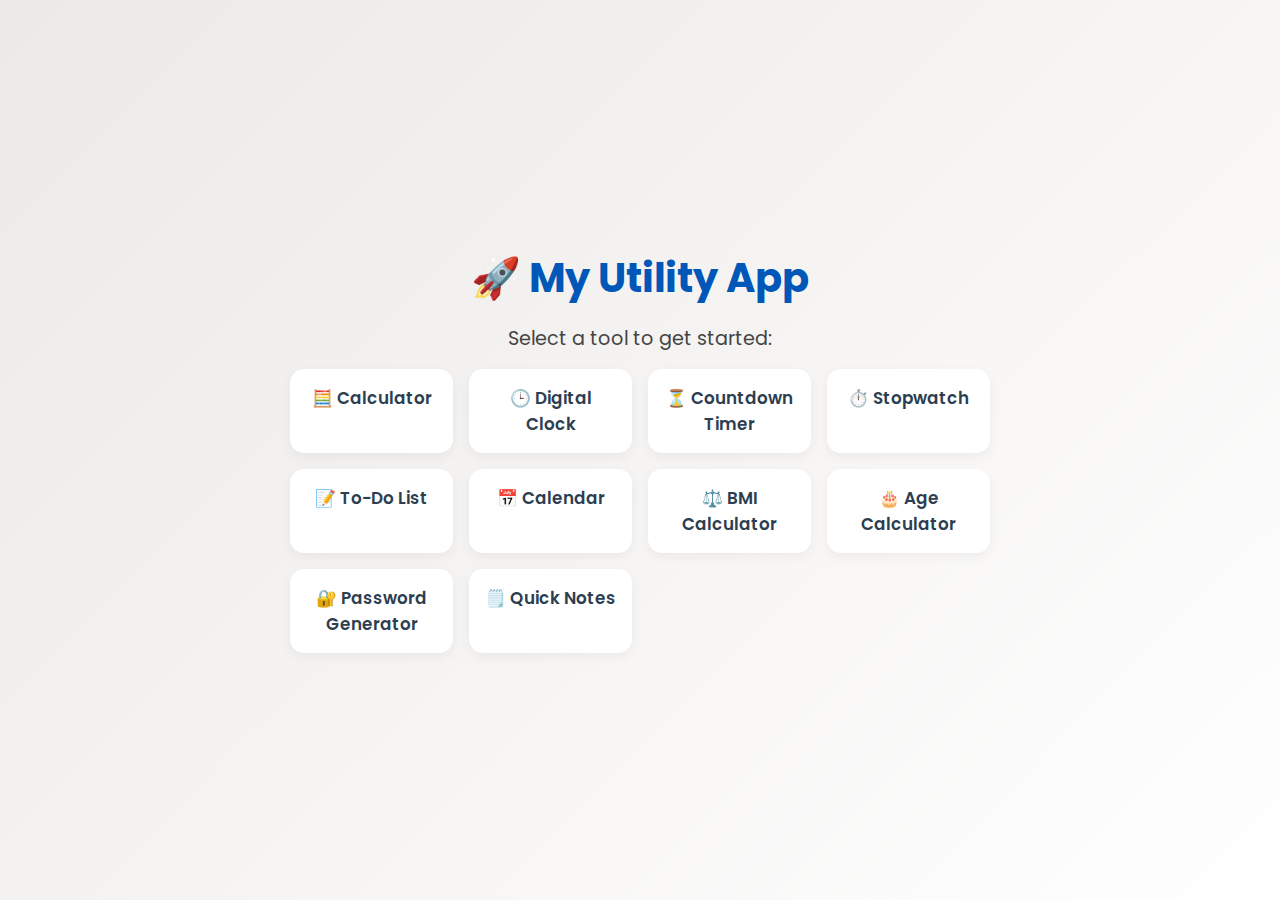
<file: Index.html>
<!DOCTYPE html>
<html lang="en">
<head>
  <meta charset="UTF-8" />
  <title>My Utility App</title>
  <link rel="stylesheet" href="style-index.css" />
  <link href="https://fonts.googleapis.com/css2?family=Poppins:wght@400;600&display=swap" rel="stylesheet" />
  
  <link rel="stylesheet" href="https://cdnjs.cloudflare.com/ajax/libs/font-awesome/6.4.0/css/all.min.css">
    <!-- In your HTML <head> -->
<link href="https://fonts.googleapis.com/css2?family=Poppins:wght@400;600&display=swap" rel="stylesheet">
    <link rel="stylesheet" href="Style.css">
</head>
<body class="home-page">
  <div class="container">
    <h1>🚀 My Utility App</h1>
    <p>Select a tool to get started:</p>

    <div class="tool-grid">
      <a href="Calculator.html" class="tool">🧮 Calculator</a>
      <a href="clock.html" class="tool">🕒 Digital Clock</a>
      <a href="timer.html" class="tool">⏳ Countdown Timer</a>
      <a href="stopwatch.html" class="tool">⏱️ Stopwatch</a>
      <a href="todo.html" class="tool">📝 To-Do List</a>
      <a href="calendar.html" class="tool">📅 Calendar</a>
      <a href="bmi.html" class="tool">⚖️ BMI Calculator</a>
      <a href="age.html" class="tool">🎂 Age Calculator</a>
      <a href="password.html" class="tool">🔐 Password Generator</a>
      <a href="notes.html" class="tool">🗒️ Quick Notes</a>
    </div>
  </div>
</body>
</html>
</file>
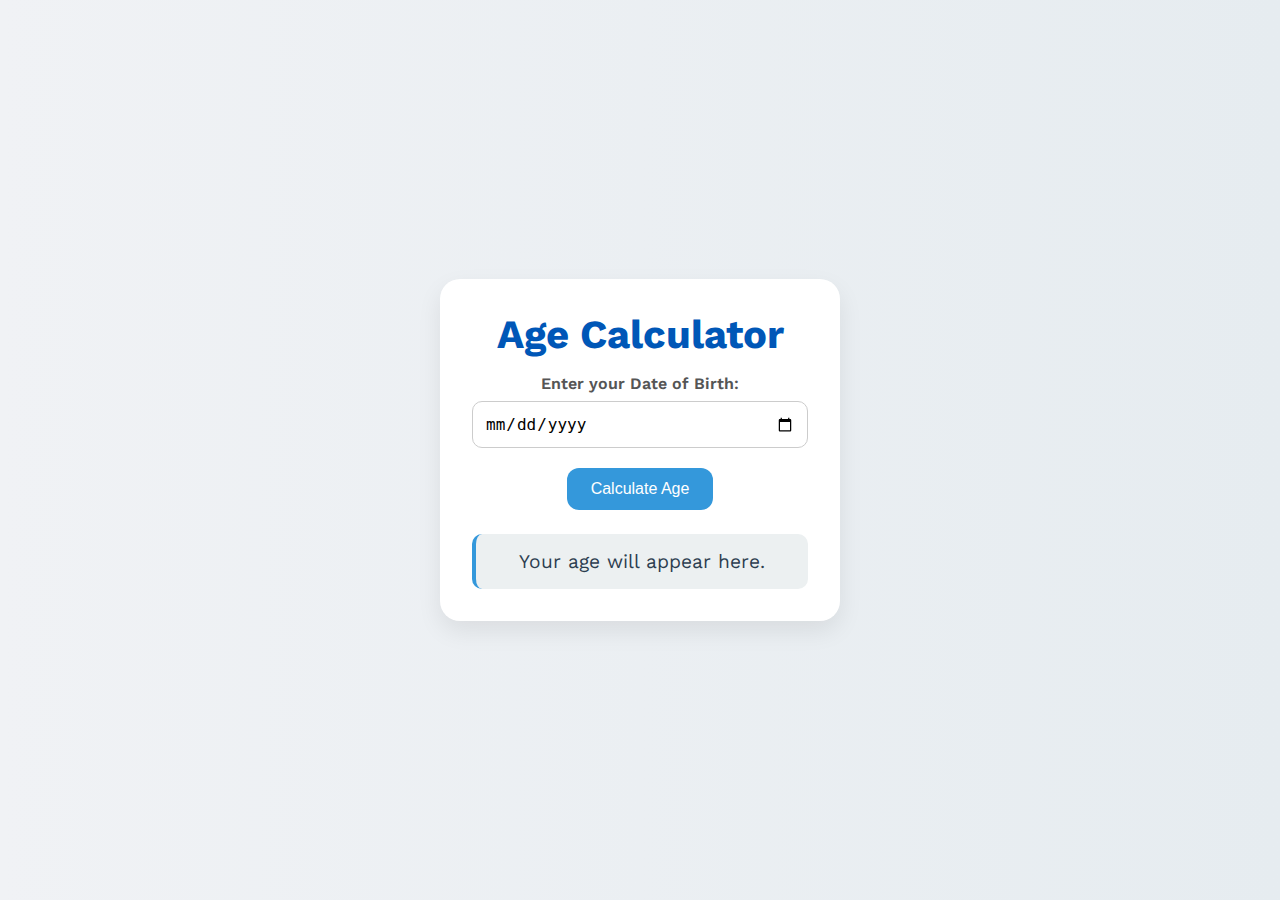
<file: age.html>
<!DOCTYPE html>
<html lang="en">
<head>
  <meta charset="UTF-8">
  <title>Age Calculator</title>
  <link rel="stylesheet" href="style-age.css">
  <link href="https://fonts.googleapis.com/css2?family=Work+Sans:wght@400;600&display=swap" rel="stylesheet">
  
  <link rel="stylesheet" href="https://cdnjs.cloudflare.com/ajax/libs/font-awesome/6.4.0/css/all.min.css">
<!-- In your HTML <head> -->
<link href="https://fonts.googleapis.com/css2?family=Poppins:wght@400;600&display=swap" rel="stylesheet">
<link rel="stylesheet" href="Style.css">
</head>
<body class="age-page">
  <div class="age-container">
    <h1>Age Calculator</h1>
    
    <label for="dob">Enter your Date of Birth:</label>
    <input type="date" id="dob">
    
    <button onclick="calculateAge()">Calculate Age</button>
    
    <div class="result" id="age-result">Your age will appear here.</div>
  </div>

  <script>
    function calculateAge() {
      const dob = new Date(document.getElementById("dob").value);
      if (!dob.getTime()) {
        document.getElementById("age-result").textContent = "Please enter a valid date.";
        return;
      }

      const today = new Date();
      let age = today.getFullYear() - dob.getFullYear();
      const m = today.getMonth() - dob.getMonth();
      if (m < 0 || (m === 0 && today.getDate() < dob.getDate())) {
        age--;
      }

      document.getElementById("age-result").textContent = `You are ${age} year${age !== 1 ? "s" : ""} old.`;
    }
  </script>
</body>
</html>
</file>
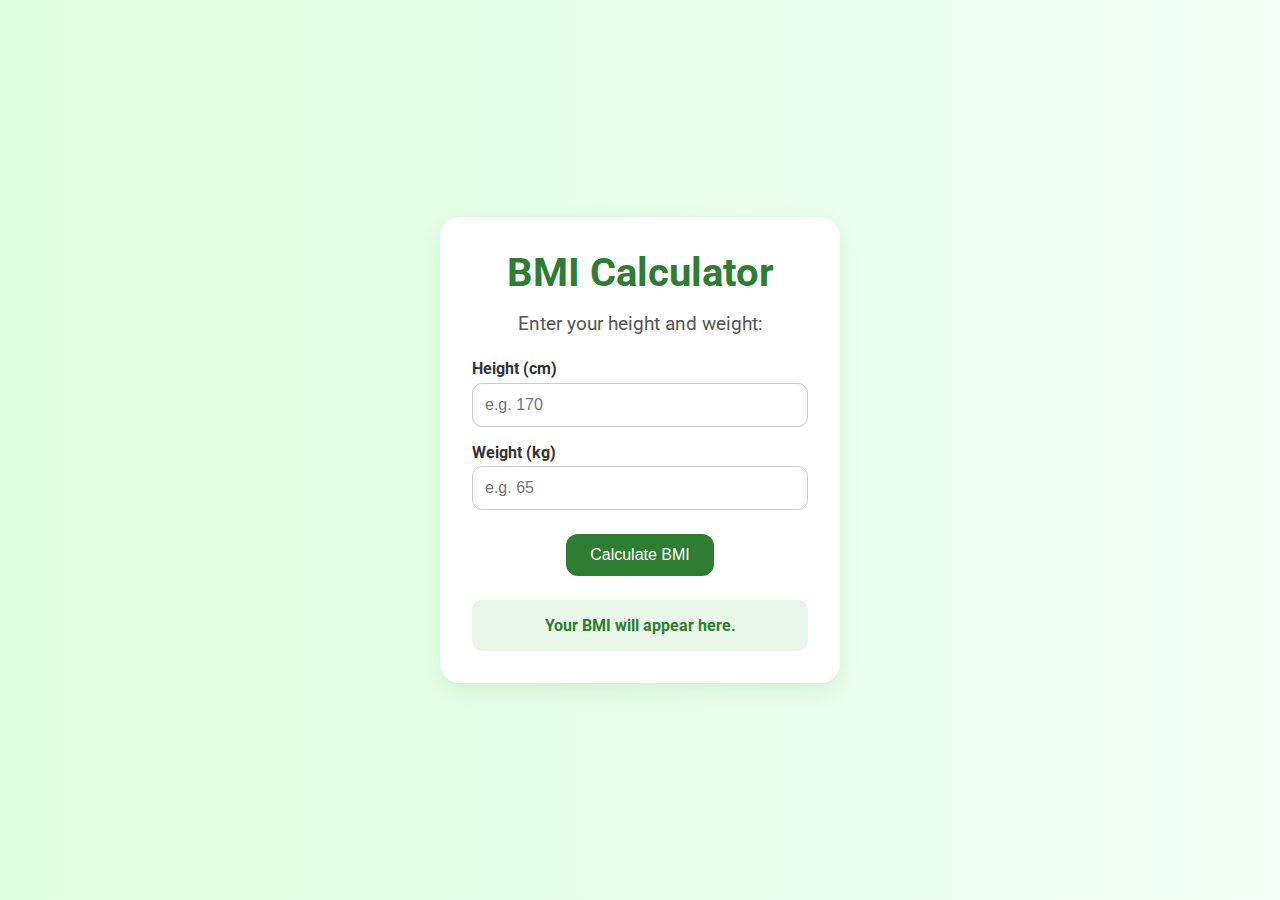
<file: bmi.html>
<!DOCTYPE html>
<html lang="en">
<head>
    <meta charset="UTF-8">
    <title>BMI Calculator</title>
    <link rel="stylesheet" href="style-bmi.css">
    <link href="https://fonts.googleapis.com/css2?family=Roboto:wght@400;700&display=swap" rel="stylesheet">
    
    <link rel="stylesheet" href="https://cdnjs.cloudflare.com/ajax/libs/font-awesome/6.4.0/css/all.min.css">
<!-- In your HTML <head> -->
<link href="https://fonts.googleapis.com/css2?family=Poppins:wght@400;600&display=swap" rel="stylesheet">
<link rel="stylesheet" href="Style.css">
    
</head>

    <script>
document.querySelector("form").addEventListener("submit", function(e) {
  e.preventDefault();
  const height = parseFloat(document.getElementById("height").value) / 100;
  const weight = parseFloat(document.getElementById("weight").value);
  const bmi = (weight / (height * height)).toFixed(1);

  document.getElementById("bmi-result").textContent =
    isNaN(bmi) ? "Please enter valid numbers." : `Your BMI is ${bmi}`;
});
</script>


<body class="bmi-page">
    <div class="bmi-card">
        <h1>BMI Calculator</h1>
        <p>Enter your height and weight:</p>

        <form>
            <label for="height">Height (cm)</label>
            <input type="number" id="height" placeholder="e.g. 170">

            <label for="weight">Weight (kg)</label>
            <input type="number" id="weight" placeholder="e.g. 65">

            <button type="submit">Calculate BMI</button>
        </form>

        <div class="result" id="bmi-result">Your BMI will appear here.</div>
    </div>
</body>
</html>
</file>
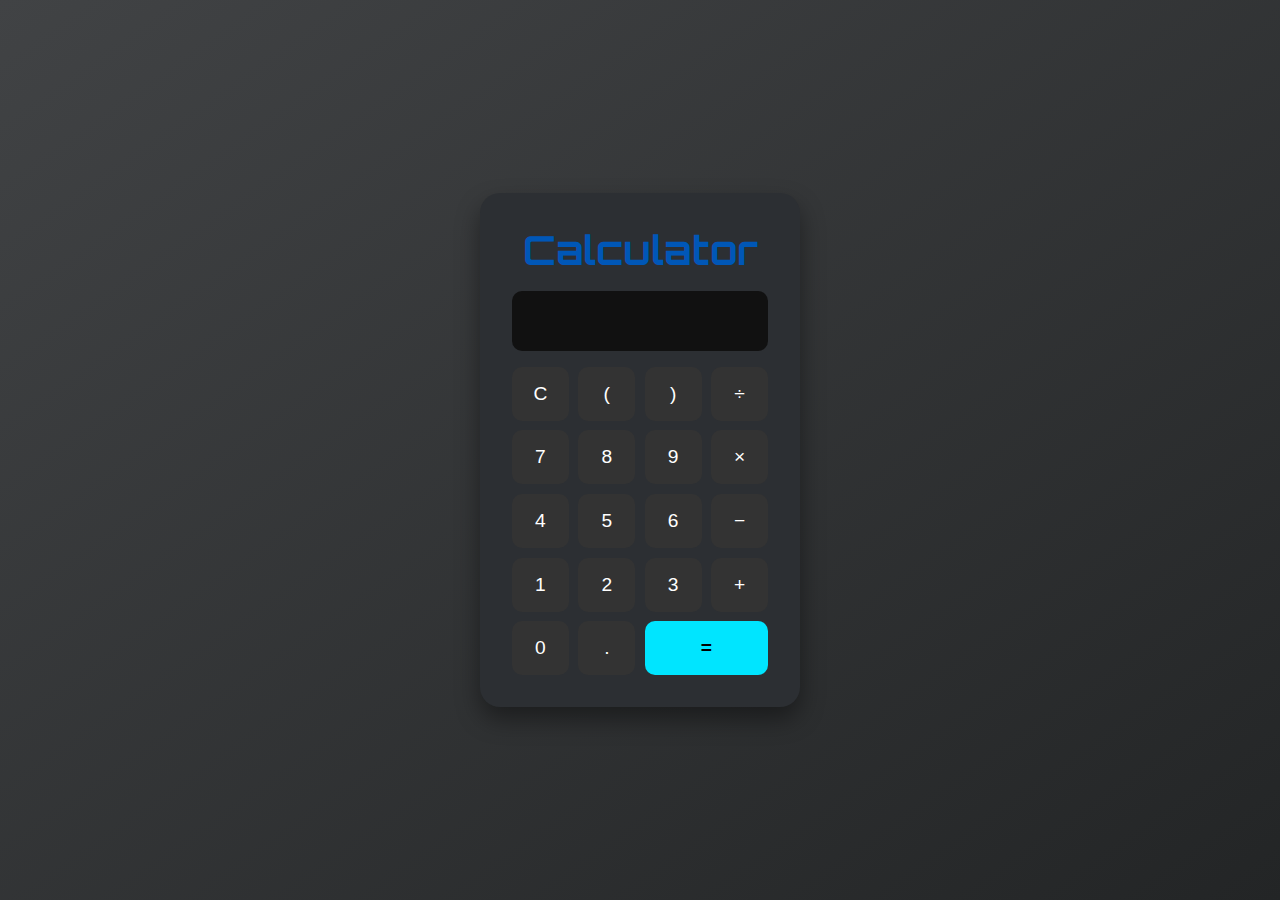
<file: Calculator.html>
<!DOCTYPE html>
<html lang="en">
<head>
  <meta charset="UTF-8" />
  <title>Calculator</title>
  <link rel="stylesheet" href="style-calculator.css" />
  <link href="https://fonts.googleapis.com/css2?family=Orbitron&display=swap" rel="stylesheet">
  
  <link rel="stylesheet" href="https://cdnjs.cloudflare.com/ajax/libs/font-awesome/6.4.0/css/all.min.css">
    <!-- In your HTML <head> -->
<link href="https://fonts.googleapis.com/css2?family=Poppins:wght@400;600&display=swap" rel="stylesheet">
    <link rel="stylesheet" href="Style.css">
    
</head>
<body class="calculator-page">
  <div class="calculator-container">
    <h1>Calculator</h1>
    <input type="text" id="display" disabled />

    <div class="buttons">
      <button onclick="clearDisplay()">C</button>
      <button onclick="appendValue('(')">(</button>
      <button onclick="appendValue(')')">)</button>
      <button onclick="appendValue('/')">÷</button>

      <button onclick="appendValue('7')">7</button>
      <button onclick="appendValue('8')">8</button>
      <button onclick="appendValue('9')">9</button>
      <button onclick="appendValue('*')">×</button>

      <button onclick="appendValue('4')">4</button>
      <button onclick="appendValue('5')">5</button>
      <button onclick="appendValue('6')">6</button>
      <button onclick="appendValue('-')">−</button>

      <button onclick="appendValue('1')">1</button>
      <button onclick="appendValue('2')">2</button>
      <button onclick="appendValue('3')">3</button>
      <button onclick="appendValue('+')">+</button>

      <button onclick="appendValue('0')">0</button>
      <button onclick="appendValue('.')">.</button>
      <button onclick="calculateResult()">=</button>
    </div>
  </div>

  <script>
    const display = document.getElementById('display');

    function appendValue(val) {
      display.value += val;
    }

    function clearDisplay() {
      display.value = '';
    }

    function calculateResult() {
      try {
        display.value = eval(display.value);
      } catch (e) {
        display.value = 'Error';
      }
    }
  </script>
</body>
</html>
</file>
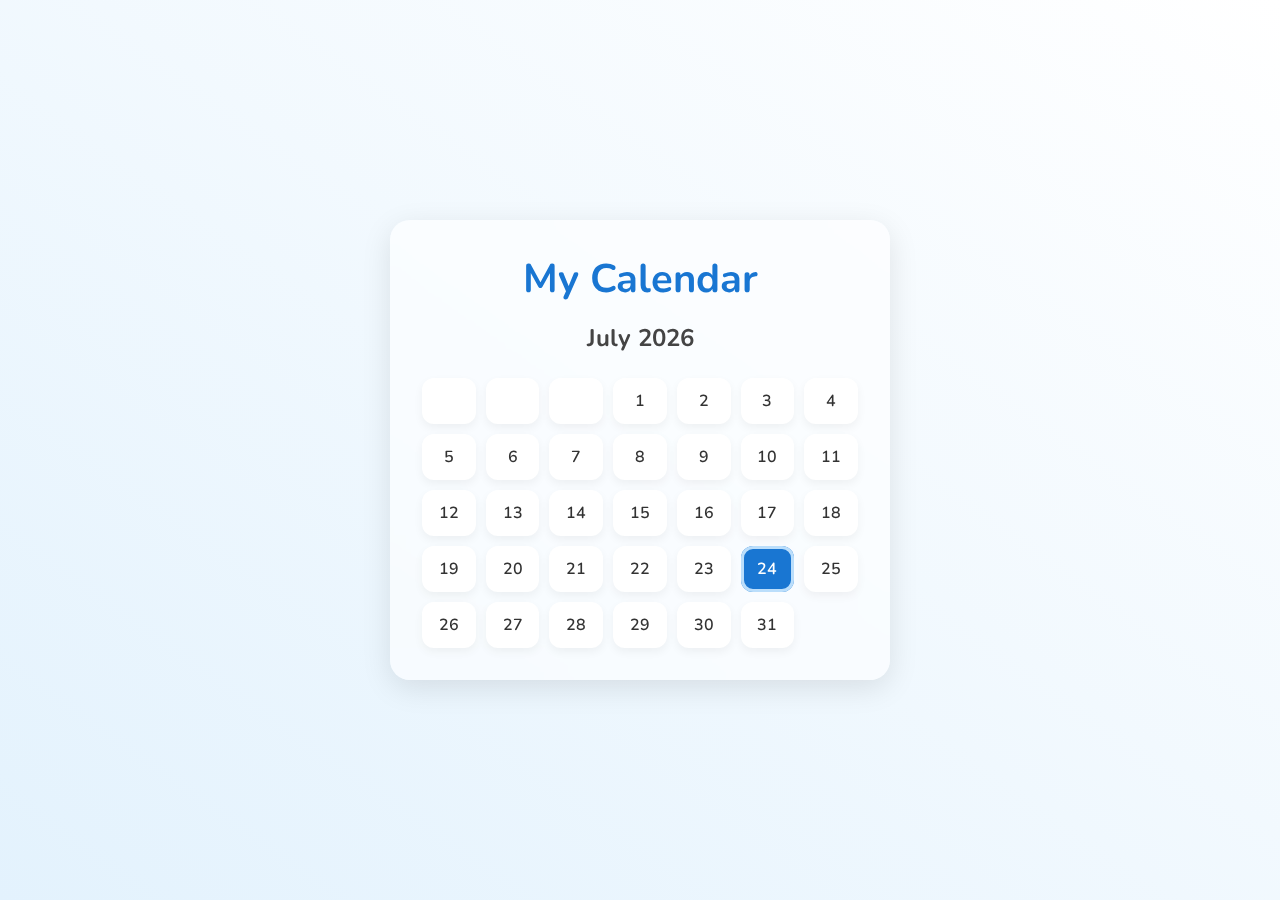
<file: calendar.html>
<!DOCTYPE html>
<html lang="en">
<head>
  <meta charset="UTF-8">
  <title>Calendar</title>
  <link rel="stylesheet" href="style-calendar.css">
  <link href="https://fonts.googleapis.com/css2?family=Nunito:wght@400;700&display=swap" rel="stylesheet">
  <link rel="stylesheet" href="https://cdnjs.cloudflare.com/ajax/libs/font-awesome/6.4.0/css/all.min.css">
<!-- In your HTML <head> -->
<link href="https://fonts.googleapis.com/css2?family=Poppins:wght@400;600&display=swap" rel="stylesheet">
<link rel="stylesheet" href="Style.css">
  
</head>
<body class="calendar-page">
  <div class="calendar-container">
    <h1>My Calendar</h1>
    <div id="calendar"></div>
  </div>

  <script>
    const calendar = document.getElementById('calendar');
    const today = new Date();
    const year = today.getFullYear();
    const month = today.getMonth();

    const monthNames = [
      "January", "February", "March", "April", "May", "June",
      "July", "August", "September", "October", "November", "December"
    ];

    const daysInMonth = new Date(year, month + 1, 0).getDate();
    const firstDay = new Date(year, month, 1).getDay();

    const calendarGrid = document.createElement('div');
    calendarGrid.classList.add('grid');

    for (let i = 0; i < firstDay; i++) {
      const blank = document.createElement('div');
      blank.className = 'blank';
      calendarGrid.appendChild(blank);
    }

    for (let day = 1; day <= daysInMonth; day++) {
      const date = document.createElement('div');
      date.className = 'date';
      date.textContent = day;
      if (day === today.getDate()) {
        date.classList.add('today');
      }
      calendarGrid.appendChild(date);
    }

    const title = document.createElement('h2');
    title.textContent = `${monthNames[month]} ${year}`;
    calendar.prepend(title);
    calendar.appendChild(calendarGrid);
  </script>
</body>
</html>
</file>
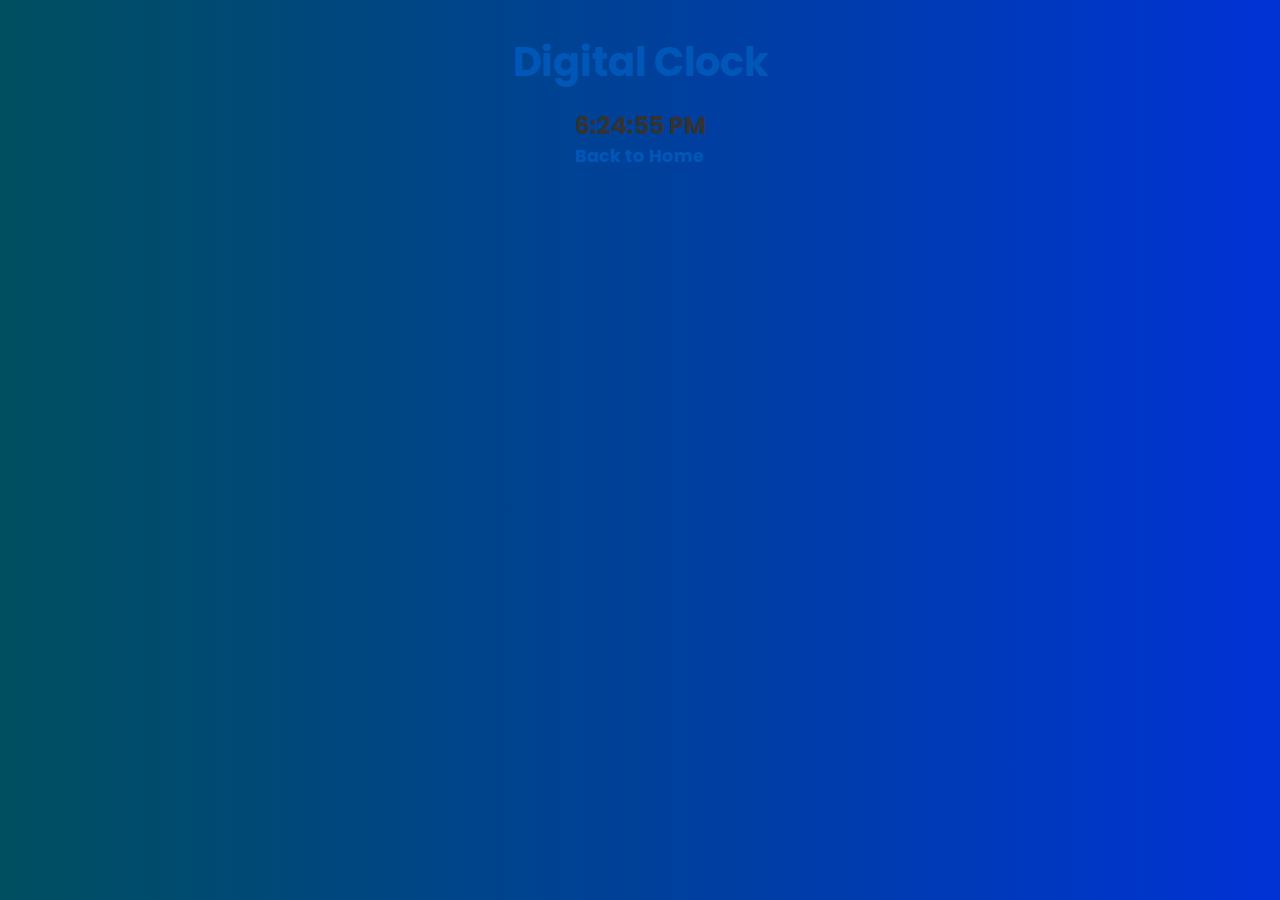
<file: clock.html>
<!DOCTYPE html>
<html lang="en">
<head>
    <meta charset="UTF-8">
    <title>Digital Clock</title>
<!-- In your HTML <head> -->
<link rel="stylesheet" href="https://cdnjs.cloudflare.com/ajax/libs/font-awesome/6.4.0/css/all.min.css">
<!-- In your HTML <head> -->
<link href="https://fonts.googleapis.com/css2?family=Poppins:wght@400;600&display=swap" rel="stylesheet">

<!-- In clock.html -->
<link rel="stylesheet" href="style-clock.css">
    
<link rel="stylesheet" href="Style.css">
    <script>
        function updateClock() {
            const now = new Date();
            const time = now.toLocaleTimeString();
            document.getElementById("clock").textContent = time;
        }

        setInterval(updateClock, 1000);
        window.onload = updateClock;
    </script>
</head>
<body class="clock-page">
    <h1>Digital Clock</h1>
    <h2 id="clock">Loading...</h2>
    <a href="index.html">Back to Home</a>
</body>
</html>
</file>
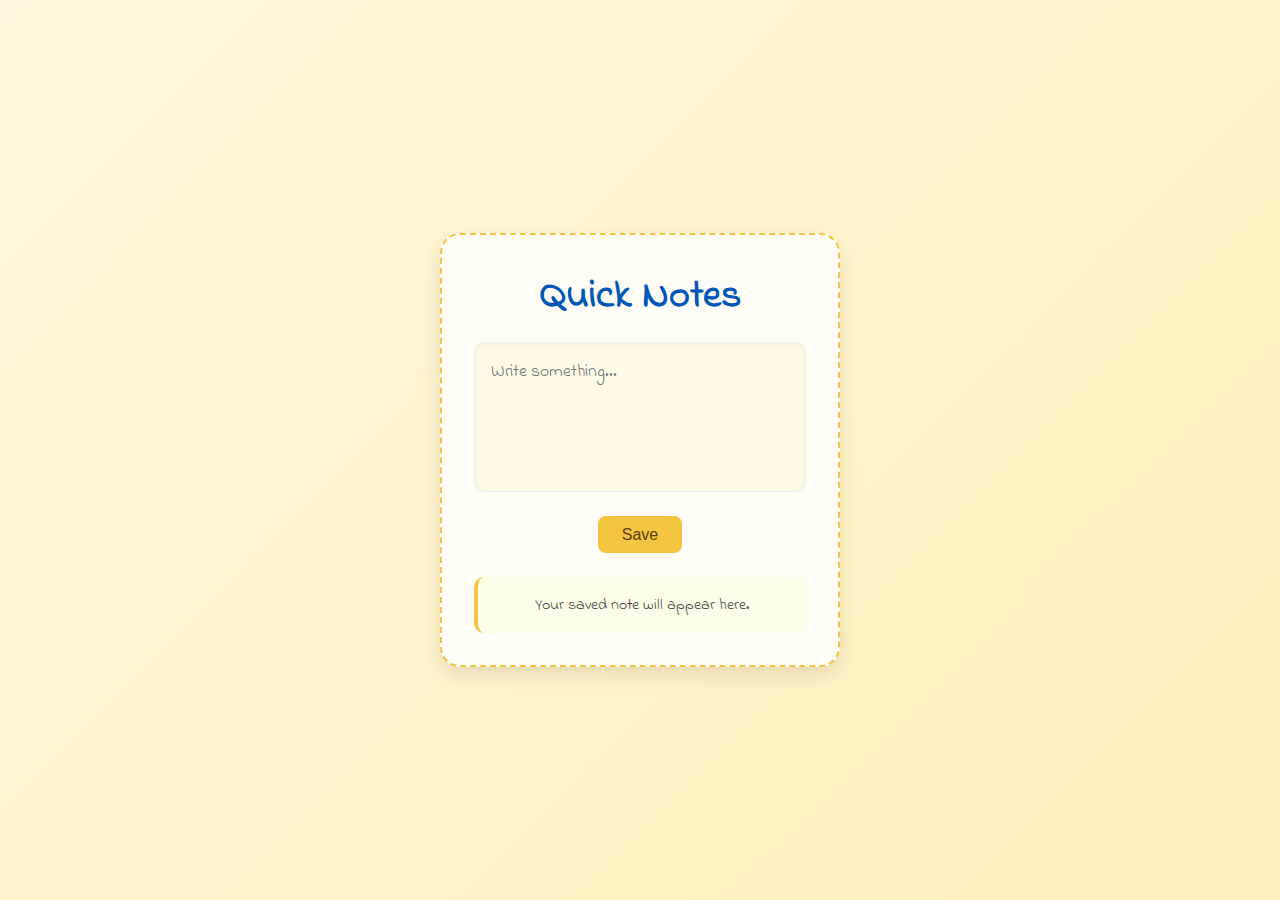
<file: notes.html>
<!DOCTYPE html>
<html lang="en">
<head>
  <meta charset="UTF-8">
  <title>Quick Notes</title>
  <link rel="stylesheet" href="style-notes.css">
  <link href="https://fonts.googleapis.com/css2?family=Indie+Flower&display=swap" rel="stylesheet">
  
  <link rel="stylesheet" href="https://cdnjs.cloudflare.com/ajax/libs/font-awesome/6.4.0/css/all.min.css">
<!-- In your HTML <head> -->
<link href="https://fonts.googleapis.com/css2?family=Poppins:wght@400;600&display=swap" rel="stylesheet">
<link rel="stylesheet" href="Style.css">
</head>
<body class="notes-page">
  <div class="notes-container">
    <h1>Quick Notes</h1>
    <textarea id="note" placeholder="Write something..."></textarea>
    <button onclick="saveNote()">Save</button>
    <div class="saved-note" id="saved-note">Your saved note will appear here.</div>
  </div>

  <script>
    function saveNote() {
      const content = document.getElementById("note").value;
      document.getElementById("saved-note").textContent = content || "Nothing saved.";
    }
  </script>
</body>
</html>
</file>
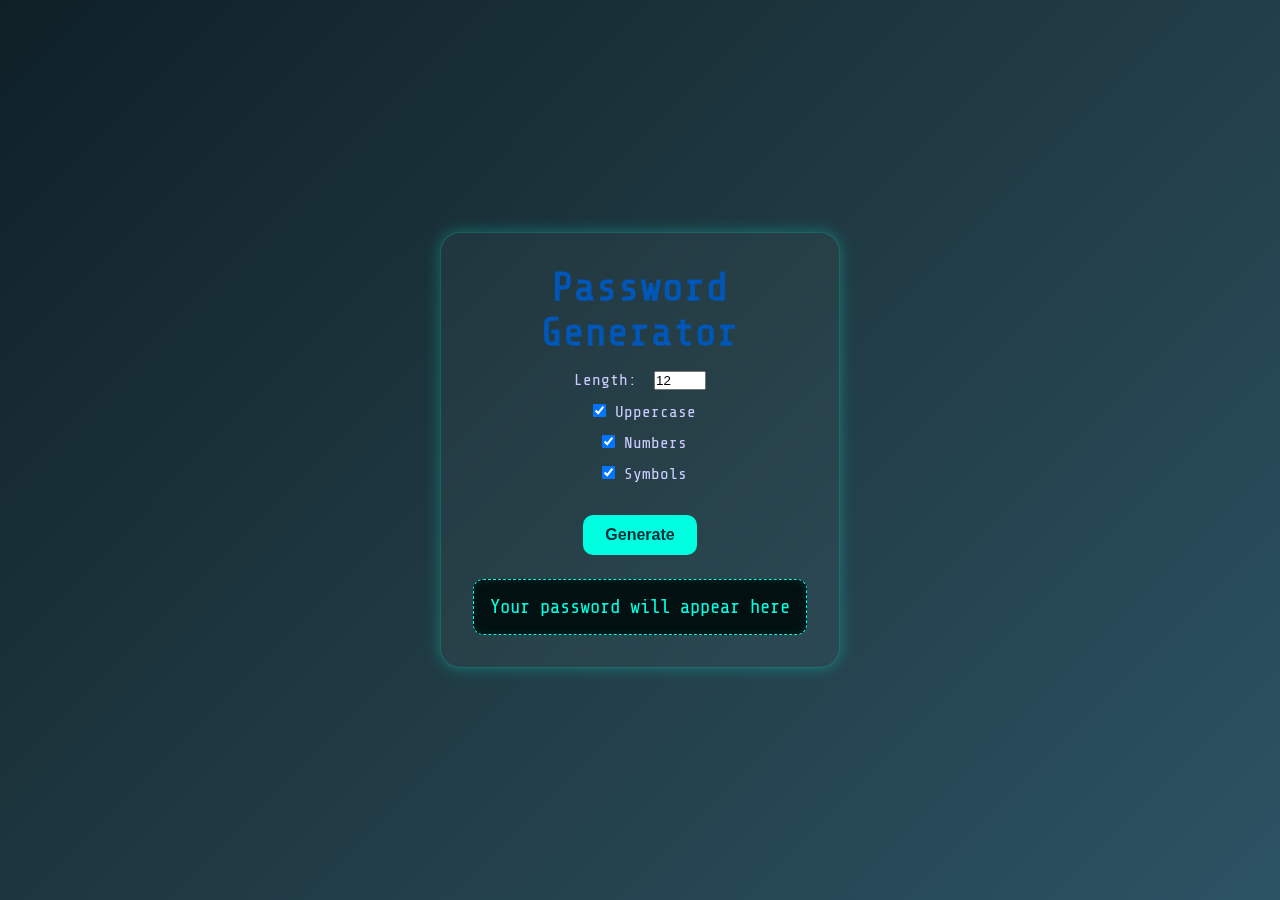
<file: password.html>
<!DOCTYPE html>
<html lang="en">
<head>
  <meta charset="UTF-8">
  <title>Password Generator</title>
  <link rel="stylesheet" href="style-password.css">
  <link href="https://fonts.googleapis.com/css2?family=Share+Tech+Mono&display=swap" rel="stylesheet">
  
  <link rel="stylesheet" href="https://cdnjs.cloudflare.com/ajax/libs/font-awesome/6.4.0/css/all.min.css">
<!-- In your HTML <head> -->
<link href="https://fonts.googleapis.com/css2?family=Poppins:wght@400;600&display=swap" rel="stylesheet">
<link rel="stylesheet" href="Style.css">
</head>
<body class="password-page">
  <div class="password-container">
    <h1>Password Generator</h1>
    <div class="controls">
      <label>Length: 
        <input type="number" id="length" value="12" min="4" max="32">
      </label>
      <label><input type="checkbox" id="uppercase" checked> Uppercase</label>
      <label><input type="checkbox" id="numbers" checked> Numbers</label>
      <label><input type="checkbox" id="symbols" checked> Symbols</label>
      <button onclick="generatePassword()">Generate</button>
    </div>
    <div class="output" id="password-output">Your password will appear here</div>
  </div>

  <script>
    function generatePassword() {
      const length = document.getElementById('length').value;
      const useUpper = document.getElementById('uppercase').checked;
      const useNumbers = document.getElementById('numbers').checked;
      const useSymbols = document.getElementById('symbols').checked;

      let chars = "abcdefghijklmnopqrstuvwxyz";
      if (useUpper) chars += "ABCDEFGHIJKLMNOPQRSTUVWXYZ";
      if (useNumbers) chars += "0123456789";
      if (useSymbols) chars += "!@#$%^&*()_+=-{}[]";

      let password = "";
      for (let i = 0; i < length; i++) {
        password += chars.charAt(Math.floor(Math.random() * chars.length));
      }

      document.getElementById('password-output').textContent = password;
    }
  </script>
</body>
</html>
</file>
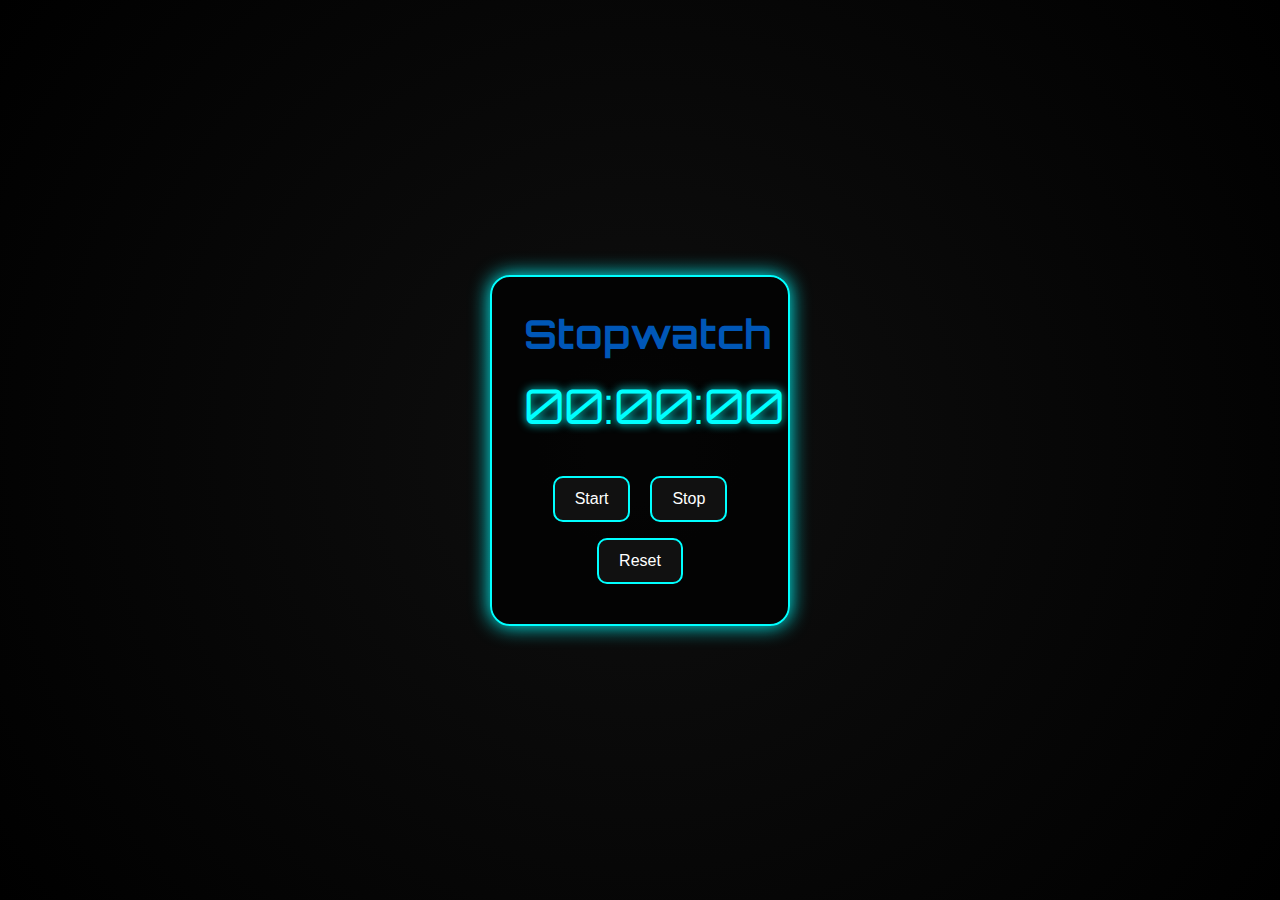
<file: stopwatch.html>
<!DOCTYPE html>
<html lang="en">
<head>
  <meta charset="UTF-8">
  <title>Stopwatch</title>
  <link rel="stylesheet" href="style-stopwatch.css">
  <link href="https://fonts.googleapis.com/css2?family=Orbitron:wght@500&display=swap" rel="stylesheet">
  
  <link rel="stylesheet" href="https://cdnjs.cloudflare.com/ajax/libs/font-awesome/6.4.0/css/all.min.css">
<!-- In your HTML <head> -->
<link href="https://fonts.googleapis.com/css2?family=Poppins:wght@400;600&display=swap" rel="stylesheet">
<link rel="stylesheet" href="Style.css">
</head>
<body class="stopwatch-page">
  <div class="stopwatch-container">
    <h1>Stopwatch</h1>
    <div class="display" id="display">00:00:00</div>
    <div class="controls">
      <button id="start">Start</button>
      <button id="stop">Stop</button>
      <button id="reset">Reset</button>
    </div>
  </div>

  <script>
    // Basic Stopwatch Functionality
    let startTime, interval;
    const display = document.getElementById("display");

    function updateDisplay() {
      const elapsed = Date.now() - startTime;
      const seconds = Math.floor((elapsed / 1000) % 60).toString().padStart(2, "0");
      const minutes = Math.floor((elapsed / (1000 * 60)) % 60).toString().padStart(2, "0");
      const hours = Math.floor(elapsed / (1000 * 60 * 60)).toString().padStart(2, "0");
      display.textContent = `${hours}:${minutes}:${seconds}`;
    }

    document.getElementById("start").onclick = () => {
      if (!interval) {
        startTime = Date.now() - (interval ? Date.now() - startTime : 0);
        interval = setInterval(updateDisplay, 1000);
      }
    };

    document.getElementById("stop").onclick = () => {
      clearInterval(interval);
      interval = null;
    };

    document.getElementById("reset").onclick = () => {
      clearInterval(interval);
      interval = null;
      display.textContent = "00:00:00";
    };
  </script>
</body>
</html>
</file>
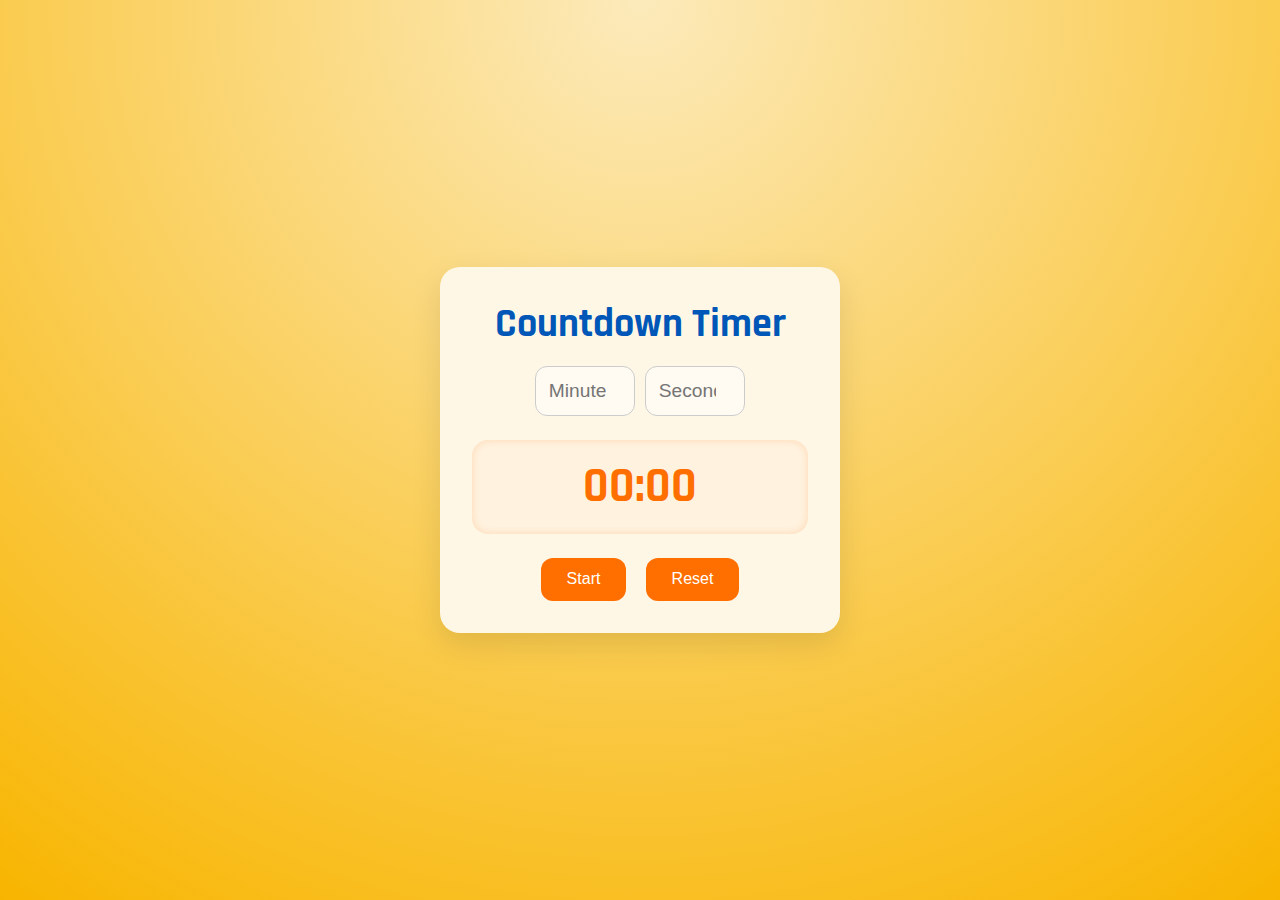
<file: timer.html>
<!DOCTYPE html>
<html lang="en">
<head>
  <meta charset="UTF-8">
  <title>Countdown Timer</title>
  <link rel="stylesheet" href="style-timer.css">
  <link href="https://fonts.googleapis.com/css2?family=Rajdhani:wght@600&display=swap" rel="stylesheet">
  
  <link rel="stylesheet" href="https://cdnjs.cloudflare.com/ajax/libs/font-awesome/6.4.0/css/all.min.css">
<!-- In your HTML <head> -->
<link href="https://fonts.googleapis.com/css2?family=Poppins:wght@400;600&display=swap" rel="stylesheet">
<link rel="stylesheet" href="Style.css">
</head>
<body class="timer-page">
  <div class="timer-container">
    <h1>Countdown Timer</h1>

    <div class="input-group">
      <input type="number" id="minutes" placeholder="Minutes" min="0">
      <input type="number" id="seconds" placeholder="Seconds" min="0" max="59">
    </div>

    <div class="countdown-display" id="display">00:00</div>

    <div class="buttons">
      <button onclick="startTimer()">Start</button>
      <button onclick="resetTimer()">Reset</button>
    </div>
  </div>

  <script>
    let timer;
    let totalTime = 0;

    function startTimer() {
      const mins = parseInt(document.getElementById('minutes').value) || 0;
      const secs = parseInt(document.getElementById('seconds').value) || 0;
      totalTime = mins * 60 + secs;

      if (totalTime <= 0) return;

      clearInterval(timer);
      updateDisplay();

      timer = setInterval(() => {
        totalTime--;
        if (totalTime <= 0) {
          clearInterval(timer);
        }
        updateDisplay();
      }, 1000);
    }

    function updateDisplay() {
      const mins = String(Math.floor(totalTime / 60)).padStart(2, '0');
      const secs = String(totalTime % 60).padStart(2, '0');
      document.getElementById('display').textContent = `${mins}:${secs}`;
    }

    function resetTimer() {
      clearInterval(timer);
      totalTime = 0;
      document.getElementById('display').textContent = "00:00";
    }
  </script>
</body>
</html>
</file>
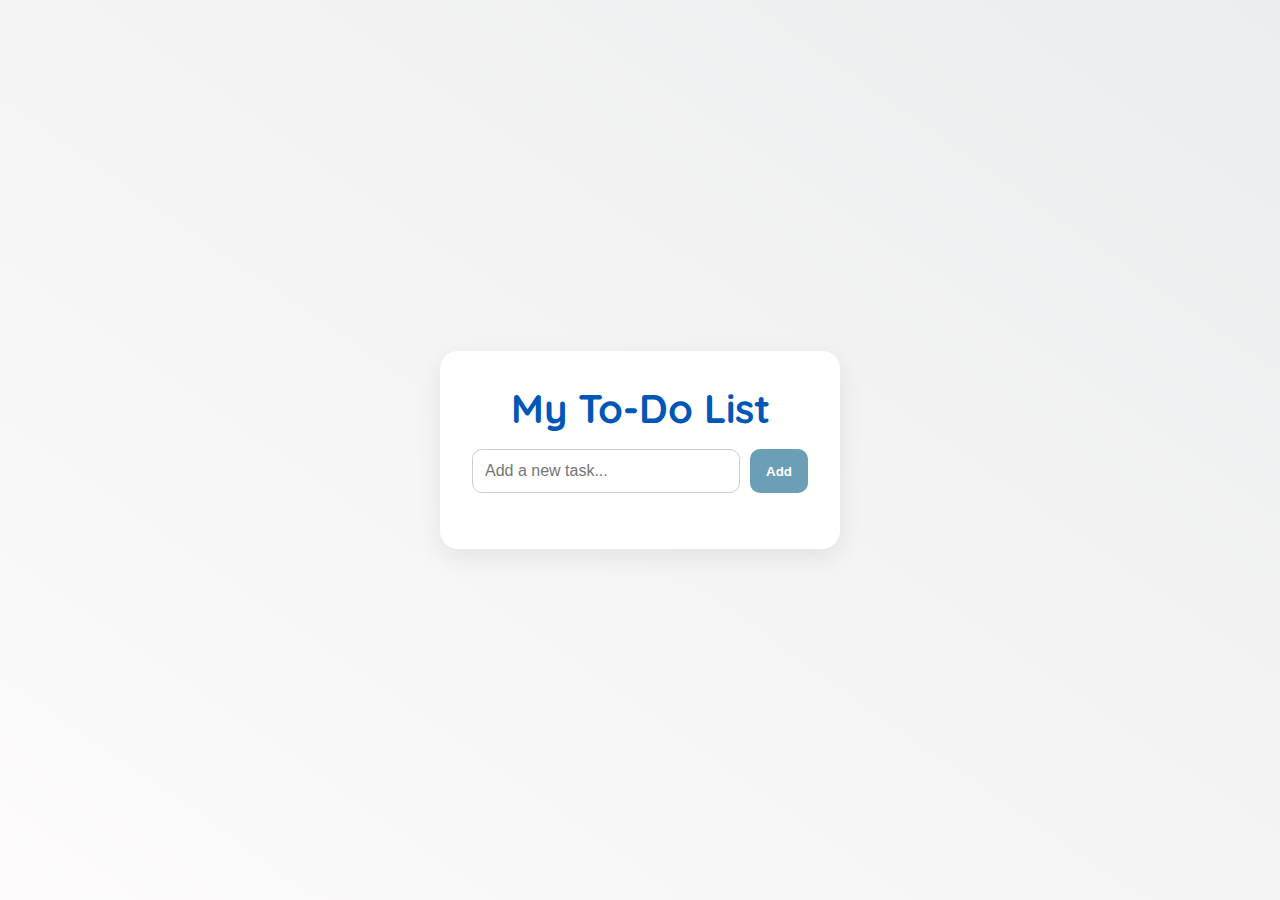
<file: todo.html>
<!DOCTYPE html>
<html lang="en">
<head>
  <meta charset="UTF-8">
  <title>To-Do List</title>
  <link rel="stylesheet" href="style-todo.css">
  <link href="https://fonts.googleapis.com/css2?family=Quicksand:wght@400;600&display=swap" rel="stylesheet">
  
  <link rel="stylesheet" href="https://cdnjs.cloudflare.com/ajax/libs/font-awesome/6.4.0/css/all.min.css">
<!-- In your HTML <head> -->
<link href="https://fonts.googleapis.com/css2?family=Poppins:wght@400;600&display=swap" rel="stylesheet">
<link rel="stylesheet" href="Style.css">
</head>
<body class="todo-page">
  <div class="todo-container">
    <h1>My To-Do List</h1>
    
    <form id="todo-form">
      <input type="text" id="todo-input" placeholder="Add a new task..." required>
      <button type="submit">Add</button>
    </form>

    <ul id="todo-list"></ul>
  </div>

  <script>
    const form = document.getElementById('todo-form');
    const input = document.getElementById('todo-input');
    const list = document.getElementById('todo-list');

    form.addEventListener('submit', function(e) {
      e.preventDefault();
      const task = input.value.trim();
      if (task) {
        const li = document.createElement('li');
        li.innerHTML = `<label><input type="checkbox"> <span>${task}</span></label> <button class="delete">✕</button>`;
        list.appendChild(li);
        input.value = '';
      }
    });

    list.addEventListener('click', function(e) {
      if (e.target.tagName === 'BUTTON') {
        e.target.parentElement.remove();
      }
    });
  </script>
</body>
</html>
</file>
<file: style-clock.css>
.clock-page {
  background: linear-gradient(to right, #004f5f, #0032D5);
}
</file>
<file: style-index.css>
/* Reset */
* {
  margin: 0;
  padding: 0;
  box-sizing: border-box;
}

body.home-page {
  font-family: 'Poppins', sans-serif;
  background: linear-gradient(135deg, #ece9e6, #ffffff);
  color: #2c3e50;
  display: flex;
  align-items: center;
  justify-content: center;
  min-height: 100vh;
  padding: 2rem;
}

.container {
  max-width: 700px;
  width: 100%;
  text-align: center;
}

h1 {
  font-size: 2.5rem;
  color: #2c3e50;
  margin-bottom: 0.5rem;
}

p {
  font-size: 1.1rem;
  color: #555;
  margin-bottom: 2rem;
}

/* Grid Layout */
.tool-grid {
  display: grid;
  grid-template-columns: repeat(auto-fit, minmax(150px, 1fr));
  gap: 1rem;
}

.tool {
  background: #ffffff;
  padding: 1rem;
  border-radius: 14px;
  text-decoration: none;
  color: #2c3e50;
  font-weight: 600;
  font-size: 1.05rem;
  box-shadow: 0 4px 12px rgba(0, 0, 0, 0.05);
  transition: transform 0.2s ease, background-color 0.3s;
}

.tool:hover {
  background-color: #e3f2fd;
  transform: translateY(-4px);
}
</file>
<file: Style.css>
/* Reset some default styles */
* {
  margin: 0;
  padding: 0;
  box-sizing: border-box;
}

body {
  font-family: 'Segoe UI', Tahoma, Geneva, Verdana, sans-serif;
  background: linear-gradient(135deg, #f0f4ff, #e6f7ff);
  color: #333;
  padding: 2rem;
  display: flex;
  flex-direction: column;
  align-items: center;
  min-height: 100vh;
}

body {
  font-family: 'Poppins', sans-serif;
}

h1 {
  font-size: 2.5rem;
  color: #0057b7;
  margin-bottom: 1rem;
}

p {
  font-size: 1.2rem;
  margin-bottom: 1rem;
  color: #444;
}

ul {
  list-style: none;
  padding: 0;
  width: 100%;
  max-width: 500px;
}

li {
  background-color: #ffffff;
  margin: 0.5rem 0;
  padding: 1rem;
  border-radius: 12px;
  box-shadow: 0 4px 10px rgba(0, 0, 0, 0.08);
  transition: transform 0.2s ease, box-shadow 0.3s ease;
  background: rgba(255, 255, 255, 0.4); 
  backdrop-filter: blur(10px);
  border: 1px solid rgba(255, 255, 255, 0.3);
}

li:hover {
  transform: scale(1.02);
  box-shadow: 0 8px 20px rgba(0, 0, 0, 0.1);
}

a {
  text-decoration: none;
  color: #0057b7;
  font-weight: bold;
  font-size: 1.1rem;
  display: block;
  transition: color 0.2s ease;
  transition: all 0.3s ease;
}

a:hover {
  color: #003a80;
}

a {
  transition: all 0.3s ease;
}

li:hover {
  transform: scale(1.02);
}

@media (max-width: 600px) {
  body {
    padding: 1rem;
  }

  ul {
    width: 100%;
  }

  li {
    padding: 0.8rem;
  }

  h1 {
    font-size: 2rem;
  }
}

body {
  background: url('background.svg') no-repeat center center fixed;
  background-size: cover;
}
</file>
<file: style-age.css>
/* Reset */
* {
  margin: 0;
  padding: 0;
  box-sizing: border-box;
}

body.age-page {
  font-family: 'Work Sans', sans-serif;
  background: linear-gradient(to right, #f0f2f5, #e6ecf0);
  display: flex;
  align-items: center;
  justify-content: center;
  height: 100vh;
  padding: 2rem;
}

.age-container {
  background-color: #ffffff;
  padding: 2rem;
  border-radius: 20px;
  box-shadow: 0 10px 25px rgba(0, 0, 0, 0.08);
  text-align: center;
  max-width: 400px;
  width: 100%;
}

h1 {
  font-size: 2rem;
  color: #2c3e50;
  margin-bottom: 1.5rem;
}

label {
  font-weight: 600;
  color: #555;
  display: block;
  margin-bottom: 0.5rem;
}

input[type="date"] {
  padding: 0.75rem;
  border-radius: 10px;
  border: 1px solid #ccc;
  font-size: 1rem;
  width: 100%;
  margin-bottom: 1.2rem;
}

button {
  background-color: #3498db;
  color: #fff;
  padding: 0.75rem 1.5rem;
  border: none;
  border-radius: 12px;
  font-size: 1rem;
  cursor: pointer;
  transition: background 0.3s ease;
}

button:hover {
  background-color: #2980b9;
}

.result {
  margin-top: 1.5rem;
  font-size: 1.2rem;
  color: #2c3e50;
  background: #ecf0f1;
  padding: 1rem;
  border-radius: 10px;
  border-left: 4px solid #3498db;
}
</file>
<file: style-bmi.css>
/* Reset */
* {
  margin: 0;
  padding: 0;
  box-sizing: border-box;
}

body.bmi-page {
  font-family: 'Roboto', sans-serif;
  background: linear-gradient(to right, #e0ffe0, #f0fff5);
  min-height: 100vh;
  display: flex;
  align-items: center;
  justify-content: center;
  padding: 2rem;
}

/* Card Container */
.bmi-card {
  background: #ffffff;
  padding: 2rem;
  border-radius: 20px;
  box-shadow: 0 8px 24px rgba(0, 100, 0, 0.1);
  max-width: 400px;
  width: 100%;
  text-align: center;
}

/* Headings & Text */
.bmi-card h1 {
  color: #2e7d32;
  margin-bottom: 1rem;
}

.bmi-card p {
  color: #555;
  margin-bottom: 1.5rem;
}

/* Form Inputs */
.bmi-card label {
  display: block;
  text-align: left;
  margin: 1rem 0 0.3rem;
  font-weight: bold;
  color: #333;
}

.bmi-card input {
  width: 100%;
  padding: 0.75rem;
  border: 1px solid #ccc;
  border-radius: 10px;
  font-size: 1rem;
}

/* Button */
.bmi-card button {
  margin-top: 1.5rem;
  padding: 0.75rem 1.5rem;
  background-color: #2e7d32;
  color: white;
  border: none;
  border-radius: 12px;
  font-size: 1rem;
  cursor: pointer;
  transition: background 0.3s ease;
}

.bmi-card button:hover {
  background-color: #1b5e20;
}

/* Result Box */
.result {
  margin-top: 1.5rem;
  background-color: #e8f5e9;
  color: #2e7d32;
  padding: 1rem;
  border-radius: 10px;
  font-weight: bold;
}
</file>
<file: style-calculator.css>
/* Reset */
* {
  margin: 0;
  padding: 0;
  box-sizing: border-box;
}

body.calculator-page {
  font-family: 'Orbitron', sans-serif;
  background: linear-gradient(to top left, #232526, #414345);
  color: #fff;
  display: flex;
  align-items: center;
  justify-content: center;
  height: 100vh;
}

.calculator-container {
  background: #2c2f33;
  padding: 2rem;
  border-radius: 20px;
  box-shadow: 0 12px 24px rgba(0, 0, 0, 0.4);
  width: 320px;
  text-align: center;
}

h1 {
  font-size: 1.5rem;
  margin-bottom: 1rem;
  color: #00e5ff;
}

#display {
  width: 100%;
  padding: 1rem;
  font-size: 1.5rem;
  margin-bottom: 1rem;
  border: none;
  border-radius: 10px;
  background: #111;
  color: #00e5ff;
  text-align: right;
  letter-spacing: 1px;
}

.buttons {
  display: grid;
  grid-template-columns: repeat(4, 1fr);
  gap: 0.6rem;
}

button {
  padding: 1rem;
  font-size: 1.2rem;
  border: none;
  border-radius: 10px;
  background-color: #333;
  color: #fff;
  transition: background 0.2s ease;
  cursor: pointer;
}

button:hover {
  background-color: #555;
}

button:active {
  background-color: #00e5ff;
  color: #000;
}

/* Special styling for equals button */
button:nth-last-child(1) {
  grid-column: span 2;
  background-color: #00e5ff;
  color: #000;
  font-weight: bold;
}

button:nth-last-child(1):hover {
  background-color: #00c0cc;
}
</file>
<file: style-calendar.css>
/* Reset */
* {
  margin: 0;
  padding: 0;
  box-sizing: border-box;
}

body.calendar-page {
  font-family: 'Nunito', sans-serif;
  background: linear-gradient(to right top, #e3f2fd, #ffffff);
  display: flex;
  align-items: center;
  justify-content: center;
  height: 100vh;
  padding: 2rem;
}

.calendar-container {
  background: rgba(255, 255, 255, 0.6);
  backdrop-filter: blur(12px);
  border-radius: 20px;
  padding: 2rem;
  box-shadow: 0 8px 30px rgba(0, 0, 0, 0.1);
  width: 100%;
  max-width: 500px;
  text-align: center;
}

.calendar-container h1 {
  color: #1976d2;
  margin-bottom: 1rem;
}

#calendar h2 {
  font-size: 1.5rem;
  color: #444;
  margin-bottom: 1rem;
}

/* Calendar Grid */
.grid {
  display: grid;
  grid-template-columns: repeat(7, 1fr);
  gap: 10px;
  padding-top: 0.5rem;
}

.date,
.blank {
  background-color: #ffffff;
  padding: 0.75rem;
  border-radius: 12px;
  box-shadow: 0 4px 10px rgba(0, 0, 0, 0.05);
  color: #333;
  font-weight: 600;
}

.date.today {
  background-color: #1976d2;
  color: #fff;
  box-shadow: 0 0 0 3px #bbdefb inset;
}

@media (max-width: 500px) {
  .calendar-container {
    padding: 1rem;
  }

  .grid {
    gap: 6px;
  }

  .date, .blank {
    padding: 0.6rem;
    font-size: 0.85rem;
  }
}
</file>
<file: style-notes.css>
/* Reset */
* {
  margin: 0;
  padding: 0;
  box-sizing: border-box;
}

body.notes-page {
  font-family: 'Indie Flower', cursive;
  background: linear-gradient(135deg, #fff8dc, #ffefba);
  display: flex;
  align-items: center;
  justify-content: center;
  height: 100vh;
  padding: 2rem;
}

.notes-container {
  background: #fffdf5;
  padding: 2rem;
  border-radius: 20px;
  box-shadow: 0 8px 20px rgba(0, 0, 0, 0.1);
  width: 100%;
  max-width: 400px;
  text-align: center;
  border: 2px dashed #f4c542;
}

h1 {
  font-size: 2.2rem;
  color: #6b4e16;
  margin-bottom: 1rem;
}

textarea {
  width: 100%;
  height: 150px;
  padding: 1rem;
  border-radius: 10px;
  border: 1px solid #eee;
  font-family: 'Indie Flower', cursive;
  font-size: 1.1rem;
  background-color: #fffbe6;
  resize: none;
  box-shadow: inset 0 2px 6px rgba(0, 0, 0, 0.05);
}

button {
  margin-top: 1rem;
  background-color: #f4c542;
  color: #5b4001;
  border: none;
  padding: 0.6rem 1.5rem;
  font-size: 1rem;
  border-radius: 8px;
  cursor: pointer;
  transition: background 0.3s;
}

button:hover {
  background-color: #ddb332;
}

.saved-note {
  margin-top: 1.5rem;
  padding: 1rem;
  background-color: #fffde7;
  border-left: 4px solid #f4c542;
  font-size: 1rem;
  color: #444;
  border-radius: 10px;
  white-space: pre-wrap;
}
</file>
<file: style-password.css>
/* Reset */
* {
  margin: 0;
  padding: 0;
  box-sizing: border-box;
}

body.password-page {
  font-family: 'Share Tech Mono', monospace;
  background: linear-gradient(135deg, #0f2027, #203a43, #2c5364);
  color: #00ffe0;
  height: 100vh;
  display: flex;
  align-items: center;
  justify-content: center;
  padding: 2rem;
}

.password-container {
  background: rgba(255, 255, 255, 0.03);
  border: 1px solid rgba(0, 255, 224, 0.2);
  backdrop-filter: blur(10px);
  border-radius: 20px;
  padding: 2rem;
  max-width: 400px;
  width: 100%;
  text-align: center;
  box-shadow: 0 0 15px rgba(0, 255, 224, 0.3);
}

h1 {
  font-size: 1.8rem;
  margin-bottom: 1.5rem;
  color: #00ffe0;
}

.controls label {
  display: block;
  margin: 0.8rem 0;
  color: #ccf;
  font-size: 1rem;
}

.controls input[type="number"],
.controls input[type="checkbox"] {
  margin-left: 0.5rem;
}

button {
  margin-top: 1.2rem;
  padding: 0.7rem 1.4rem;
  font-size: 1rem;
  background-color: #00ffe0;
  color: #002b36;
  border: none;
  border-radius: 10px;
  cursor: pointer;
  font-weight: bold;
  transition: background 0.3s;
}

button:hover {
  background-color: #00ccbb;
}

.output {
  margin-top: 1.5rem;
  padding: 1rem;
  border: 1px dashed #00ffe0;
  border-radius: 10px;
  background: #021012;
  color: #00ffe0;
  font-size: 1.2rem;
  word-break: break-all;
  box-shadow: inset 0 0 8px rgba(0, 255, 224, 0.1);
}
</file>
<file: style-stopwatch.css>
/* Reset and base setup */
* {
  margin: 0;
  padding: 0;
  box-sizing: border-box;
}

body.stopwatch-page {
  background: radial-gradient(circle at center, #0f0f0f, #000000);
  color: #0ff;
  font-family: 'Orbitron', sans-serif;
  height: 100vh;
  display: flex;
  align-items: center;
  justify-content: center;
}

.stopwatch-container {
  text-align: center;
  padding: 2rem;
  border: 2px solid #0ff;
  border-radius: 20px;
  box-shadow: 0 0 20px #0ff;
  background-color: rgba(0, 0, 0, 0.7);
  width: 300px;
}

h1 {
  font-size: 2rem;
  color: #0ff;
  margin-bottom: 1.5rem;
}

.display {
  font-size: 3rem;
  margin-bottom: 2rem;
  color: #0ff;
  text-shadow: 0 0 10px #0ff;
}

.controls button {
  padding: 0.75rem 1.25rem;
  margin: 0.5rem;
  font-size: 1rem;
  color: #fff;
  background: #111;
  border: 2px solid #0ff;
  border-radius: 10px;
  cursor: pointer;
  transition: background 0.3s, transform 0.2s;
}

.controls button:hover {
  background: #0ff;
  color: #000;
  transform: scale(1.05);
}
</file>
<file: style-timer.css>
/* Reset */
* {
  margin: 0;
  padding: 0;
  box-sizing: border-box;
}

body.timer-page {
  font-family: 'Rajdhani', sans-serif;
  background: radial-gradient(circle at top, #fceabb, #f8b500);
  display: flex;
  align-items: center;
  justify-content: center;
  height: 100vh;
  padding: 2rem;
}

.timer-container {
  background-color: #fff7e6;
  padding: 2rem;
  border-radius: 20px;
  box-shadow: 0 12px 30px rgba(0, 0, 0, 0.1);
  text-align: center;
  max-width: 400px;
  width: 100%;
}

h1 {
  font-size: 2.2rem;
  color: #b85d00;
  margin-bottom: 1.5rem;
}

.input-group {
  display: flex;
  justify-content: center;
  gap: 10px;
  margin-bottom: 1.5rem;
}

input[type="number"] {
  width: 100px;
  padding: 0.8rem;
  border-radius: 12px;
  border: 1px solid #ccc;
  font-size: 1.2rem;
  text-align: center;
  background-color: #fffaf2;
}

.countdown-display {
  font-size: 3rem;
  font-weight: bold;
  color: #ff6f00;
  margin-bottom: 1.5rem;
  background-color: #fff3e0;
  padding: 1rem;
  border-radius: 16px;
  box-shadow: inset 0 0 10px rgba(255, 111, 0, 0.2);
}

.buttons button {
  padding: 0.8rem 1.6rem;
  margin: 0 0.5rem;
  background-color: #ff6f00;
  color: white;
  border: none;
  font-size: 1rem;
  border-radius: 12px;
  cursor: pointer;
  transition: background 0.3s ease;
}

.buttons button:hover {
  background-color: #e65100;
}
</file>
<file: style-todo.css>
/* Reset */
* {
  margin: 0;
  padding: 0;
  box-sizing: border-box;
}

body.todo-page {
  font-family: 'Quicksand', sans-serif;
  background: linear-gradient(to right top, #fdfbfb, #ebedee);
  display: flex;
  align-items: center;
  justify-content: center;
  min-height: 100vh;
  padding: 2rem;
}

.todo-container {
  background: #ffffff;
  padding: 2rem;
  border-radius: 18px;
  box-shadow: 0 8px 24px rgba(0, 0, 0, 0.08);
  width: 100%;
  max-width: 400px;
}

h1 {
  text-align: center;
  margin-bottom: 1.5rem;
  color: #4a4a4a;
}

/* Form */
form {
  display: flex;
  gap: 10px;
  margin-bottom: 1.5rem;
}

input[type="text"] {
  flex: 1;
  padding: 0.75rem;
  border-radius: 10px;
  border: 1px solid #ccc;
  font-size: 1rem;
}

button[type="submit"] {
  background-color: #6a9fb5;
  color: white;
  padding: 0.75rem 1rem;
  border: none;
  border-radius: 10px;
  cursor: pointer;
  font-weight: bold;
  transition: background 0.3s;
}

button[type="submit"]:hover {
  background-color: #5088a2;
}

/* To-Do List */
ul {
  list-style: none;
}

li {
  background-color: #f7f9fa;
  margin-bottom: 10px;
  padding: 0.75rem;
  border-radius: 10px;
  display: flex;
  justify-content: space-between;
  align-items: center;
  transition: background 0.3s;
}

li:hover {
  background-color: #eef3f6;
}

label {
  display: flex;
  align-items: center;
  gap: 0.5rem;
  flex-grow: 1;
  font-size: 1rem;
}

input[type="checkbox"] {
  transform: scale(1.2);
}

input[type="checkbox"]:checked + span {
  text-decoration: line-through;
  color: #888;
}

button.delete {
  background: none;
  border: none;
  font-size: 1.2rem;
  color: #888;
  cursor: pointer;
  transition: color 0.2s;
}

button.delete:hover {
  color: #d33;
}
</file>
